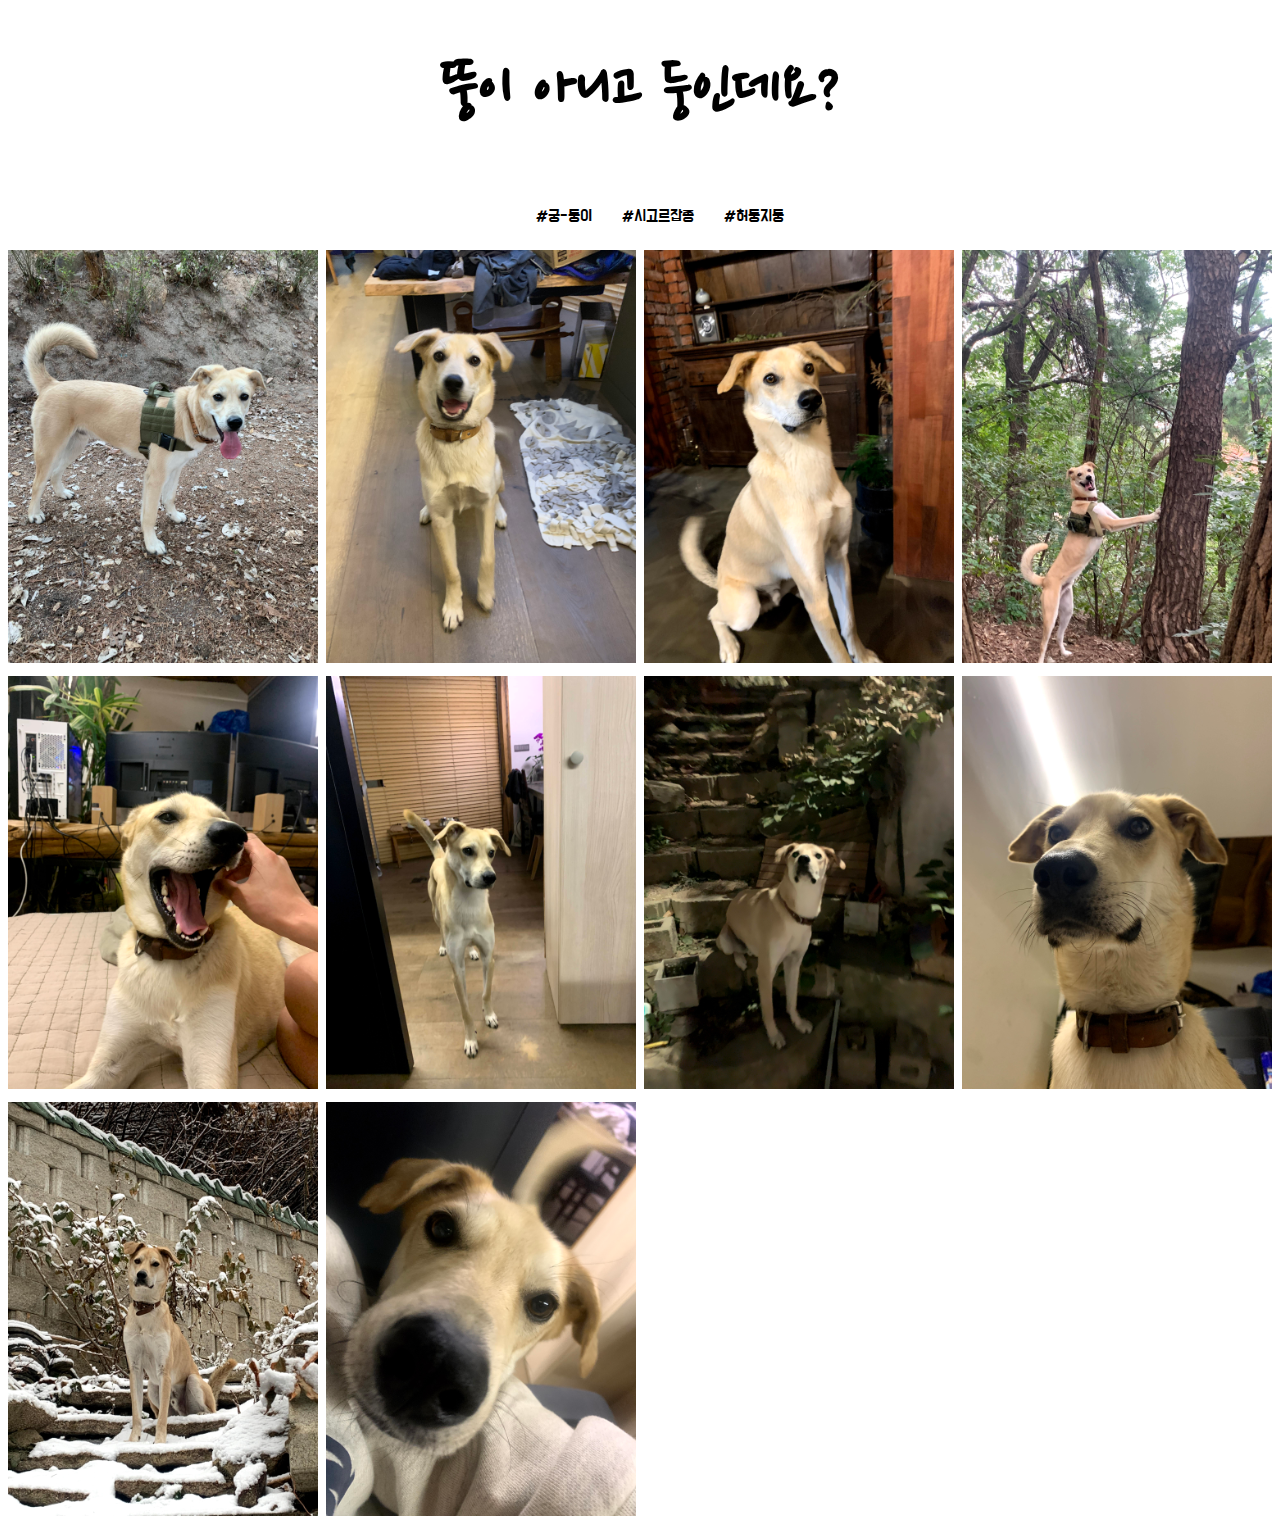
<file: 1.html>
<!DOCTYPE html>
<html lang="en">
<head>
  <meta charset="UTF-8">
  <meta name="viewport" content="width=device-width, initial-scale=1.0">
  <link href="https://fonts.googleapis.com/css2?family=Do+Hyeon&family=Nanum+Pen+Script&family=Source+Sans+Pro&display=swap" rel="stylesheet">
  <link rel="stylesheet" href="1.css">
  <title>둥이 홈페이지</title>
</head>
<body>
  <h1 class="title">뚱이 아니고 둥인데요?</h1>
  <div class="content">
    <ul class="list">
      <li class="item item1">#궁-둥이</li>
      <li class="item item2">#시고르잡종</ㅊli>
      <li class="item item3">#허둥지둥</li>
    </ul>
  </div>
  <div class="grid-container">
    <div class="image"><img src="asset/images/IMG_0678.jpg" alt=""></div>
    <div class="image"><img src="asset/images/IMG_0694.jpg" alt=""></div>
    <div class="image"><img src="asset/images/IMG_6489.jpg" alt=""></div>
    <div class="image"><img src="asset/images/IMG_7454.jpg" alt=""></div>
    <div class="image"><img src="asset/images/IMG_7471.jpg" alt=""></div>
    <div class="image"><img src="asset/images/IMG_7515.jpg" alt=""></div>
    <div class="image"><img src="asset/images/IMG_7548.jpg" alt=""></div>
    <div class="image"><img src="asset/images/IMG_7577.jpg" alt=""></div>
    <div class="image"><img src="asset/images/IMG_7595.jpg" alt=""></div>
    <div class="image"><img src="asset/images/IMG_7664.jpg" alt=""></div>
  </div>  
</body>
</html>
</file>
<file: 1.css>
body {
  font-family: "Do Hyeon", sans-serif;
}
.grid-container {
  display: grid;
  grid-template-columns: repeat(auto-fill, minmax(300px, 1fr));
  gap: 0.5em;
}
img {
  width: 100%;
  height: auto;
}
ul {
  list-style: none;
}
.title {
  text-align: center;
  font-size: 70px;
  font-family: "Nanum Pen Script";
}
.content {
  display: flex;
  justify-content: center;
}
.list {
  display: flex;
}
.list li {
  padding: 8px 15px;
}
</file>
